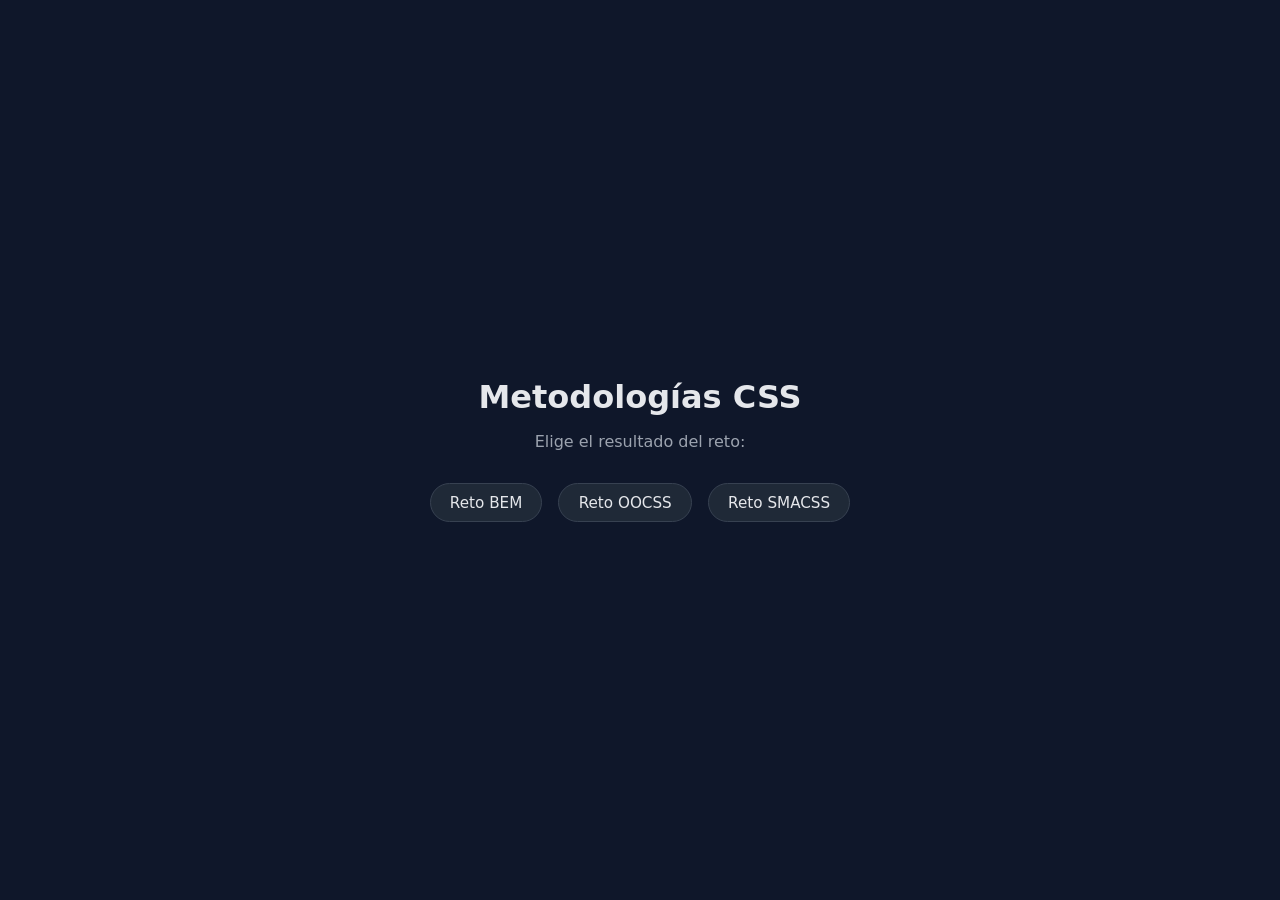
<file: index.html>
<!doctype html>
<html lang="es">
  <head>
    <link rel="stylesheet" href="styles.css">
    <meta charset="UTF-8" />
    <title>Metodologías CSS: BEM, OOCSS y SMACSS</title>
  </head>
  <body>
    <main>
      <h1>Metodologías CSS</h1>
      <p>Elige el resultado del reto:</p>
      <nav>
        <ul>
          <li><a href="./bem/index.html">Reto BEM</a></li>
          <li><a href="./oocss/index.html">Reto OOCSS</a></li>
          <li><a href="./smacss/index.html">Reto SMACSS</a></li>
        </ul>
      </nav>
    </main>
  </body>
</html>
</file>
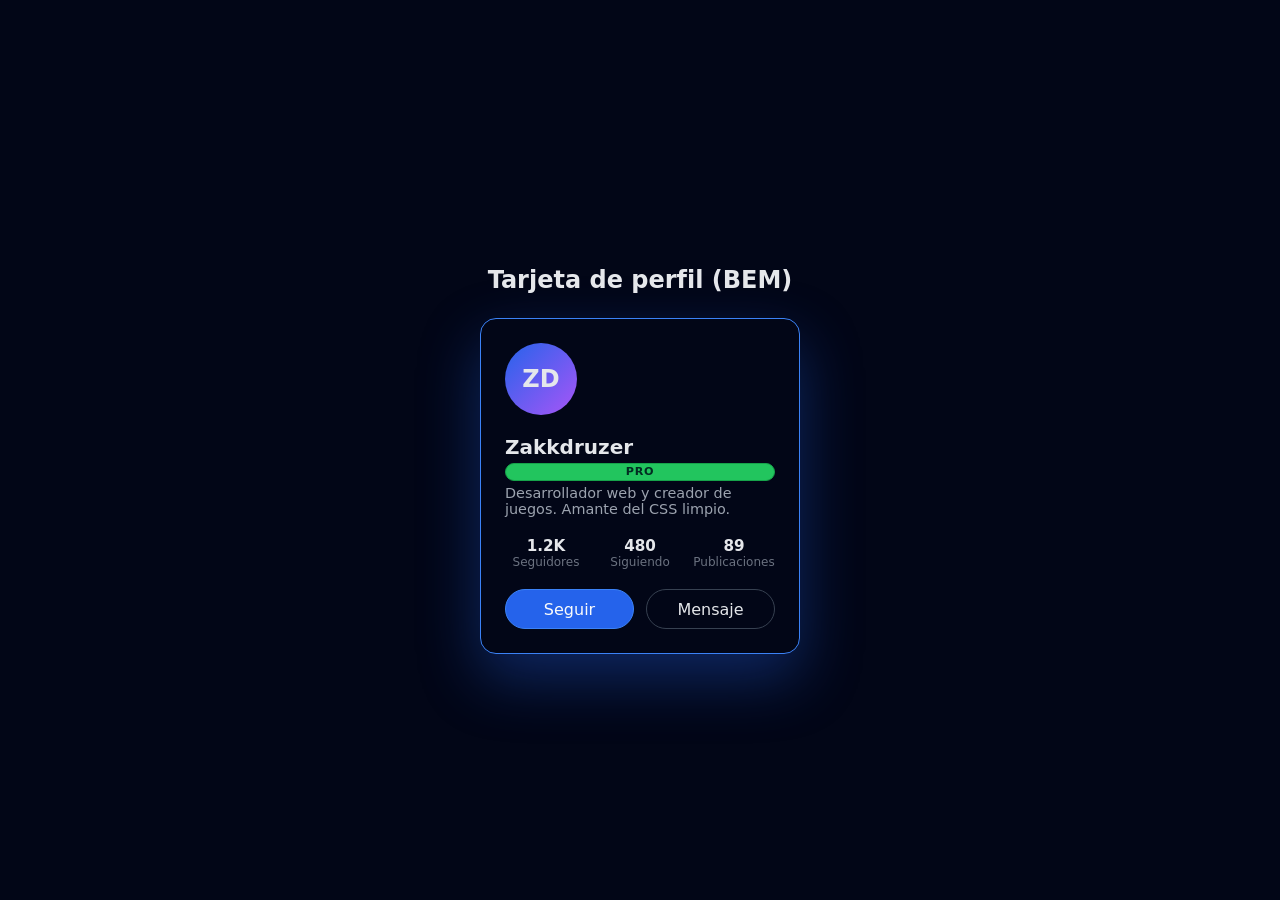
<file: bem/index.html>
<!doctype html>
<html lang="es">
  <head>
    <meta charset="UTF-8" />
    <title>Reto BEM - Tarjeta de perfil</title>
    <link rel="stylesheet" href="perfil.css">
  </head>
  <body>
    <main class="page">
      <section class="page__section">
        <h1 class="page__title">Tarjeta de perfil (BEM)</h1>

        <article class="profile-card profile-card--featured">
          <div class="profile-card__avatar">ZD</div>

          <div class="profile-card__info">
            <h2 class="profile-card__name">Zakkdruzer</h2>
            <span class="badge badge--pro">PRO</span>
            <p class="profile-card__bio">
              Desarrollador web y creador de juegos. Amante del CSS limpio.
            </p>
          </div>

          <div class="profile-card__stats">
            <div class="profile-card__stat">
              <span class="profile-card__stat-value">1.2K</span>
              <span class="profile-card__stat-label">Seguidores</span>
            </div>
            <div class="profile-card__stat">
              <span class="profile-card__stat-value">480</span>
              <span class="profile-card__stat-label">Siguiendo</span>
            </div>
            <div class="profile-card__stat">
              <span class="profile-card__stat-value">89</span>
              <span class="profile-card__stat-label">Publicaciones</span>
            </div>
          </div>

          <div class="profile-card__actions">
            <button class="profile-card__button profile-card__button--primary">
              Seguir
            </button>
            <button class="profile-card__button profile-card__button--secondary">
              Mensaje
            </button>
          </div>
        </article>
      </section>
    </main>
  </body>
</html>
</file>
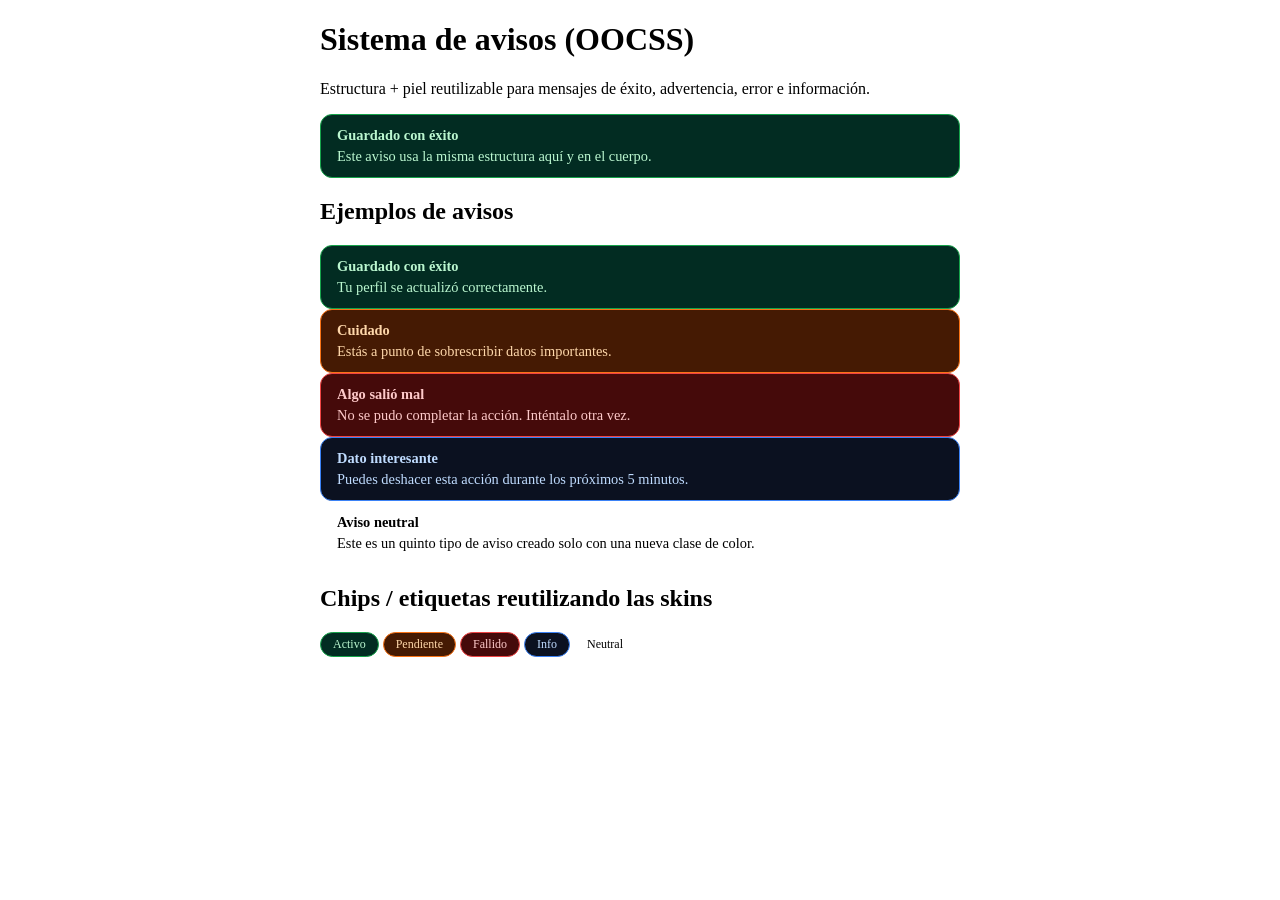
<file: oocss/index.html>
<!doctype html>
<html lang="es">
  <head>
    <meta charset="UTF-8" />
    <title>Reto OOCSS - Kit de avisos</title>
    <link rel="stylesheet" href="oocss.css" />
  </head>
  <body>
    <!-- Franja superior (usa container reutilizable) -->
    <header class="site-header">
      <div class="container-narrow">
        <h1 class="site-title">Sistema de avisos (OOCSS)</h1>
        <p class="site-subtitle">
          Estructura + piel reutilizable para mensajes de éxito, advertencia, error e información.
        </p>

        <!-- Demostración: mismo objeto en otro contenedor -->
        <div class="alert is-success">
          <strong class="alert__title">Guardado con éxito</strong>
          <p class="alert__message">Este aviso usa la misma estructura aquí y en el cuerpo.</p>
        </div>
      </div>
    </header>

    <!-- Cuerpo principal -->
    <main class="site-main">
      <section class="container-narrow">
        <h2>Ejemplos de avisos</h2>

        <!-- Aviso de éxito -->
        <div class="alert is-success">
          <strong class="alert__title">Guardado con éxito</strong>
          <p class="alert__message">
            Tu perfil se actualizó correctamente.
          </p>
        </div>

        <!-- Aviso de advertencia -->
        <div class="alert is-warning">
          <strong class="alert__title">Cuidado</strong>
          <p class="alert__message">
            Estás a punto de sobrescribir datos importantes.
          </p>
        </div>

        <!-- Aviso de error -->
        <div class="alert is-error">
          <strong class="alert__title">Algo salió mal</strong>
          <p class="alert__message">
            No se pudo completar la acción. Inténtalo otra vez.
          </p>
        </div>

        <!-- Aviso de información -->
        <div class="alert is-info">
          <strong class="alert__title">Dato interesante</strong>
          <p class="alert__message">
            Puedes deshacer esta acción durante los próximos 5 minutos.
          </p>
        </div>

        <!-- (Reto extra opcional) Aviso neutral, solo nueva skin -->
        <div class="alert is-neutral">
          <strong class="alert__title">Aviso neutral</strong>
          <p class="alert__message">
            Este es un quinto tipo de aviso creado solo con una nueva clase de color.
          </p>
        </div>

        <h2>Chips / etiquetas reutilizando las skins</h2>

        <div class="chip-row">
          <span class="chip is-success">Activo</span>
          <span class="chip is-warning">Pendiente</span>
          <span class="chip is-error">Fallido</span>
          <span class="chip is-info">Info</span>
          <span class="chip is-neutral">Neutral</span>
        </div>
      </section>
    </main>
  </body>
</html>
</file>
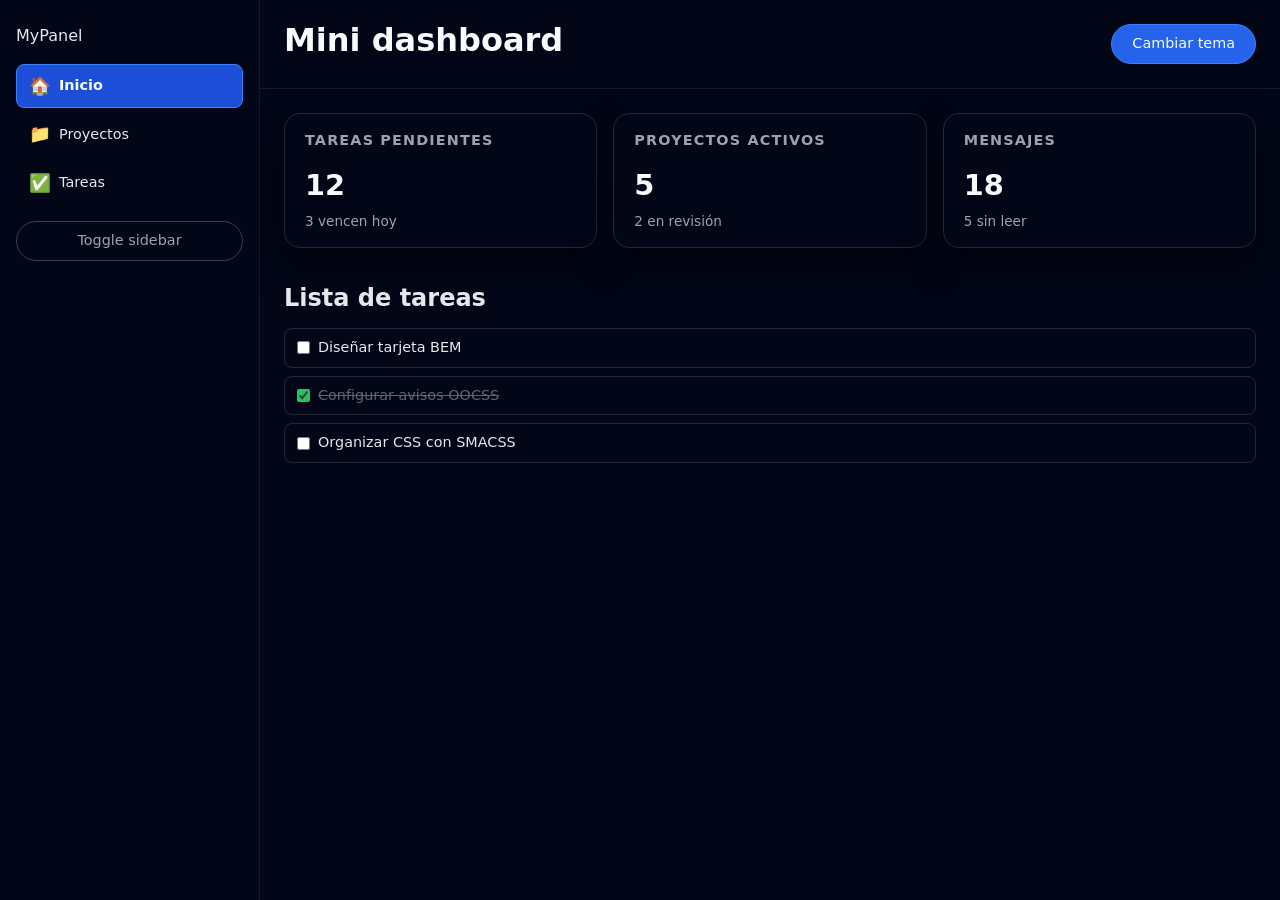
<file: smacss/index.html>
<!doctype html>
<html lang="es">
  <head>
    <meta charset="UTF-8" />
    <title>Reto SMACSS - Mini dashboard</title>

    <link rel="stylesheet" href="css/base.css">
    <link rel="stylesheet" href="css/layout.css">
    <link rel="stylesheet" href="css/module.css">
    <link rel="stylesheet" href="css/state.css">
    <link rel="stylesheet" href="css/theme.css">
  </head>
  <body class="theme-dark">
    <div class="l-app">
      <!-- Sidebar -->
      <aside class="l-sidebar" id="sidebar">
        <div class="logo">MyPanel</div>

        <nav class="nav">
          <button class="nav-item is-active">
            <span class="nav-item__icon">🏠</span>
            <span class="nav-item__label">Inicio</span>
          </button>
          <button class="nav-item">
            <span class="nav-item__icon">📁</span>
            <span class="nav-item__label">Proyectos</span>
          </button>
          <button class="nav-item">
            <span class="nav-item__icon">✅</span>
            <span class="nav-item__label">Tareas</span>
          </button>
        </nav>

        <button class="btn btn--ghost" id="toggle-sidebar">
          Toggle sidebar
        </button>
      </aside>

      <!-- Zona principal -->
      <div class="l-main">
        <header class="l-header">
          <h1 class="page-title">Mini dashboard</h1>
          <button class="btn btn--primary" id="toggle-theme">
            Cambiar tema
          </button>
        </header>

        <main class="l-content">
          <section class="grid-cards">
            <article class="card">
              <h2 class="card__title">Tareas pendientes</h2>
              <p class="card__value">12</p>
              <p class="card__hint">3 vencen hoy</p>
            </article>

            <article class="card">
              <h2 class="card__title">Proyectos activos</h2>
              <p class="card__value">5</p>
              <p class="card__hint">2 en revisión</p>
            </article>

            <article class="card">
              <h2 class="card__title">Mensajes</h2>
              <p class="card__value">18</p>
              <p class="card__hint">5 sin leer</p>
            </article>
          </section>

          <section class="tasks">
            <h2 class="section-title">Lista de tareas</h2>
            <ul class="task-list">
              <li class="task-item">
                <label>
                  <input type="checkbox" class="js-toggle-completed">
                  <span class="task-item__label">Diseñar tarjeta BEM</span>
                </label>
              </li>
              <li class="task-item is-completed">
                <label>
                  <input type="checkbox" class="js-toggle-completed" checked>
                  <span class="task-item__label">Configurar avisos OOCSS</span>
                </label>
              </li>
              <li class="task-item">
                <label>
                  <input type="checkbox" class="js-toggle-completed">
                  <span class="task-item__label">Organizar CSS con SMACSS</span>
                </label>
              </li>
            </ul>
          </section>
        </main>
      </div>
    </div>

    <script>
      // Toggle estado de sidebar (is-collapsed en l-app)
      const app = document.querySelector('.l-app');
      const toggleSidebarBtn = document.getElementById('toggle-sidebar');

      toggleSidebarBtn.addEventListener('click', () => {
        app.classList.toggle('is-sidebar-collapsed');
      });

      // Toggle tema claro/oscuro en body
      const toggleThemeBtn = document.getElementById('toggle-theme');
      const body = document.body;

      toggleThemeBtn.addEventListener('click', () => {
        body.classList.toggle('theme-light');
        body.classList.toggle('theme-dark');
      });

      // Toggle tareas completadas
      document.querySelectorAll('.js-toggle-completed').forEach((checkbox) => {
        checkbox.addEventListener('change', (event) => {
          const li = event.target.closest('.task-item');
          li.classList.toggle('is-completed');
        });
      });
    </script>
  </body>
</html>
</file>
<file: styles.css>
/* Reset muy suave */
* {
  box-sizing: border-box;
}

body {
  margin: 0;
  font-family: system-ui, -apple-system, BlinkMacSystemFont, "Segoe UI", sans-serif;
  background: #0f172a;          /* azul muy oscuro */
  color: #e5e7eb;               /* gris claro */
}

/* Centrar el contenido principal */
main {
  min-height: 100vh;
  display: flex;
  flex-direction: column;
  align-items: center;
  justify-content: center;
  gap: 1rem;
  padding: 1.5rem;
  text-align: center;
}

/* Título y texto */
h1 {
  margin: 0;
  font-size: 2rem;
}

p {
  margin: 0 0 1rem;
  color: #9ca3af;               /* gris más suave */
}

/* Navegación */
nav ul {
  list-style: none;             /* sin bullets */
  margin: 0;
  padding: 0;
  display: flex;
  gap: 1rem;
  flex-wrap: wrap;
  justify-content: center;
}

nav a {
  display: inline-block;
  padding: 0.6rem 1.2rem;
  border-radius: 999px;         /* píldora */
  background: #1f2937;
  color: inherit;
  text-decoration: none;
  border: 1px solid #374151;
  transition: background 0.2s ease, transform 0.1s ease, border-color 0.2s ease;
  font-size: 0.95rem;
}

nav a:hover,
nav a:focus-visible {
  background: #2563eb;
  border-color: #3b82f6;
  transform: translateY(-1px);
}
</file>
<file: bem/perfil.css>
* {
  box-sizing: border-box;
}

body {
  margin: 0;          /* quita el borde blanco exterior */
  background: #020617; /*  fondo oscuro global */
}

/* Layout general de la página (no forma parte del bloque) */
.page {
  min-height: 100vh;
  margin: 0;
  display: flex;
  align-items: center;
  justify-content: center;
  background: #020617;
  font-family: system-ui, -apple-system, BlinkMacSystemFont, "Segoe UI", sans-serif;
  color: #e5e7eb;
}

.page__section {
  padding: 1.5rem;
}

.page__title {
  margin-bottom: 1.5rem;
  text-align: center;
}

/* Bloque: profile-card */
.profile-card {
  width: 320px;
  padding: 1.5rem;
  border-radius: 1rem;
  background: #020617;
  border: 1px solid #1f2937;
  box-shadow: 0 20px 40px rgba(0, 0, 0, 0.4);
  display: grid;
  gap: 1.25rem;
}

/* Modificador de bloque: destacado */
.profile-card.profile-card--featured {
  border-color: #3b82f6;
  box-shadow: 0 24px 60px rgba(37, 99, 235, 0.35);
}

/* Elementos */
.profile-card__avatar {
  width: 72px;
  height: 72px;
  border-radius: 999px;
  background: linear-gradient(135deg, #2563eb, #a855f7);
  display: flex;
  align-items: center;
  justify-content: center;
  font-weight: 700;
  font-size: 1.5rem;
}

.profile-card__info {
  display: flex;
  flex-direction: column;
  gap: 0.25rem;
}

.profile-card__name {
  margin: 0;
  font-size: 1.25rem;
}

.profile-card__bio {
  margin: 0;
  font-size: 0.9rem;
  color: #9ca3af;
}

.profile-card__stats {
  display: flex;
  justify-content: space-between;
  gap: 0.75rem;
}

.profile-card__stat {
  text-align: center;
  flex: 1;
}

.profile-card__stat-value {
  display: block;
  font-weight: 600;
  font-size: 0.95rem;
}

.profile-card__stat-label {
  display: block;
  font-size: 0.75rem;
  color: #6b7280;
}

.profile-card__actions {
  display: flex;
  gap: 0.75rem;
}

/* Base del botón (elemento) */
.profile-card__button {
  flex: 1;
  padding: 0.6rem 1rem;
  border-radius: 999px;
  border: 1px solid transparent;
  font: inherit;
  cursor: pointer;
  transition: background 0.15s ease, border-color 0.15s ease, transform 0.1s ease;
}

/* Modificador de elemento: primario */
.profile-card__button.profile-card__button--primary {
  background: #2563eb;
  border-color: #3b82f6;
  color: #f9fafb;
}

/* Modificador de elemento: secundario */
.profile-card__button.profile-card__button--secondary {
  background: transparent;
  border-color: #374151;
  color: #e5e7eb;
}

/* Pequeños efectos hover */
.profile-card__button:hover {
  transform: translateY(-1px);
}

.profile-card__button.profile-card__button--primary:hover {
  background: #1d4ed8;
}

.profile-card__button.profile-card__button--secondary:hover {
  background: #111827;
}

/* Bloque independiente: badge */
.badge {
  display: inline-flex;
  align-items: center;
  justify-content: center;
  padding: 0.1rem 0.6rem;
  border-radius: 999px;
  font-size: 0.7rem;
  font-weight: 600;
  letter-spacing: 0.06em;
  text-transform: uppercase;
  background: #111827;
  color: #e5e7eb;
  border: 1px solid #1f2937;
}

/* Modificador de bloque: variante PRO */
.badge.badge--pro {
  background: #22c55e;
  border-color: #16a34a;
  color: #022c22;
}
</file>
<file: oocss/oocss.css>
/* Contenedor reutilizable */
.container-narrow {
  max-width: 640px;
  margin-inline: auto;
  padding-inline: 1.5rem;
}

/* Estructura del aviso (object) */
.alert {
  display: flex;
  flex-direction: column;
  gap: 0.25rem;
  padding: 0.75rem 1rem;
  border-radius: 0.75rem;
  border: 1px solid transparent;
  font-size: 0.9rem;
}

/* Títulos y mensajes (solo tipografía/espacio básicos) */
.alert__title {
  font-weight: 600;
}

.alert__message {
  margin: 0;
}

/* Estructura del chip (otro object) */
.chip {
  display: inline-flex;
  align-items: center;
  padding: 0.25rem 0.75rem;
  border-radius: 999px;
  border: 1px solid transparent;
  font-size: 0.75rem;
}

/* Skins de color reutilizables */
.is-success {
  background: #022c22;
  border-color: #16a34a;
  color: #bbf7d0;
}

.is-warning {
  background: #451a03;
  border-color: #f97316;
  color: #fed7aa;
}

.is-error {
  background: #450a0a;
  border-color: #ef4444;
  color: #fecaca;
}

.is-info {
  background: #0b1120;
  border-color: #3b82f6;
  color: #bfdbfe;
}
</file>
<file: smacss/css/base.css>
/* =========================================
   BASE.CSS
   - Solo estilos sobre etiquetas (sin clases ni ids)
   - "Reset ampliado" para todo el proyecto
   ========================================= */

/* 1. Modelo de caja consistente en toda la página
   Usamos border-box para que width/height incluyan padding y borde. */
html {
  box-sizing: border-box;
}

/* Heredamos el box-sizing a todos los elementos y pseudoelementos. */
*,
*::before,
*::after {
  box-sizing: inherit;
}

/* 2. Estilos base del body
   - Quitamos el margen por defecto del navegador.
   - Definimos tipografía genérica del sistema.
   - Ajustamos la altura de línea para mejor legibilidad. */
body {
  margin: 0;
  font-family:
    system-ui,
    -apple-system,
    BlinkMacSystemFont,
    "Segoe UI",
    sans-serif;
  line-height: 1.5;
}

/* 3. Titulares
   - Unificamos márgenes.
   - Ajustamos el peso por defecto. */
h1,
h2,
h3,
h4,
h5,
h6 {
  margin: 0 0 0.5rem;
  font-weight: 600;
}

/* 4. Párrafos
   - Márgen inferior consistente; sin margen superior. */
p {
  margin: 0 0 1rem;
}

/* 5. Listas
   - Eliminamos margen por defecto.
   - Dejamos un padding izquierdo leve (puedes poner 0 si prefieres manejarlo en módulos). */
ul,
ol {
  margin: 0;
  padding-left: 1.25rem;
}

/* 6. Botones
   - Reseteamos estilos de navegador.
   - Heredamos la fuente del body.
   - No definimos todavía colores ni tamaños específicos (eso va en módulos/tema). */
button {
  font: inherit;
  border: none;
  padding: 0;
  background: none;
  cursor: pointer;
}

/* 7. Enlaces
   - Quitamos subrayado y color por defecto.
   - El color real vendrá de theme.css. */
a {
  color: inherit;
  text-decoration: none;
}

/* 8. Imágenes
   - Evitamos que se salgan de su contenedor.
   - Las mostramos como bloques para que no generen espacios raros bajo la imagen. */
img {
  max-width: 100%;
  display: block;
}

/* 9. Formularios básicos (inputs y textarea)
   - Heredan tipografía.
   - Quitamos margen por defecto. */
input,
textarea {
  font: inherit;
  margin: 0;
}
</file>
<file: smacss/css/layout.css>
/* =========================================
   LAYOUT.CSS
   - Estructura de la página (zonas principales)
   - Prefijo l- para layouts
   - Nada de colores de tema ni detalles de módulos
   ========================================= */

/* 1. Contenedor principal de la app
   - Grid con dos columnas: sidebar fija + contenido flexible
   - Ocupa toda la altura de la ventana */
.l-app {
  display: grid;
  grid-template-columns: 260px 1fr;
  min-height: 100vh;
}

/* 2. Barra lateral (sidebar)
   - Columna izquierda
   - Layout vertical para logo, navegación y botón */
.l-sidebar {
  display: flex;
  flex-direction: column;
  gap: 1rem;
  padding: 1.5rem 1rem;
}

/* 3. Zona principal
   - Columna derecha
   - Layout vertical: header arriba, contenido debajo */
.l-main {
  display: flex;
  flex-direction: column;
}

/* 4. Cabecera del contenido
   - Fila con título y botón de cambiar tema
   - Espaciado horizontal consistente */
.l-header {
  display: flex;
  align-items: center;
  justify-content: space-between;
  padding: 1rem 1.5rem;
}

/* 5. Área de contenido principal
   - Scroll vertical si es necesario
   - Espaciado interno estándar */
.l-content {
  padding: 1.5rem;
  overflow-y: auto;
}

/* 6. Grid de tarjetas de estadísticas
   - Layout responsive con columnas flexibles
   - Solo estructura (no define colores ni sombras de las tarjetas) */
.grid-cards {
  display: grid;
  grid-template-columns: repeat(auto-fit, minmax(200px, 1fr));
  gap: 1rem;
  margin-bottom: 2rem;
}

/* 7. Sección de tareas
   - Solo margen para separarla visualmente de las cards */
.tasks {
  margin-top: 1rem;
}

/* 8. Título de sección dentro del contenido
   - Separación del bloque anterior */
.section-title {
  margin-bottom: 0.75rem;
}

/* 9. Lista de tareas
   - Quitamos la sangría de lista para que el layout lo maneje el módulo */
.task-list {
  list-style: none;
  padding-left: 0;
  margin: 0;
  display: flex;
  flex-direction: column;
  gap: 0.5rem;
}

/* 10. Pequeña mejora responsive:
    cuando la pantalla es muy estrecha, la sidebar se apila arriba.
    (Esto es puramente estructural, por eso vive en layout.css) */
@media (max-width: 768px) {
  .l-app {
    grid-template-columns: 1fr;
    grid-template-rows: auto auto;
  }

  .l-sidebar {
    flex-direction: row;
    align-items: center;
    justify-content: space-between;
  }

  .l-main {
    min-height: calc(
      100vh - 72px
    ); /* aproximación: altura de la barra lateral */
  }
}
</file>
<file: smacss/css/module.css>
/* =========================================
   MODULE.CSS
   - Componentes reutilizables e independientes
   - No define colores de tema global (eso va en theme.css)
   - Sí define forma, padding, border-radius, organización interna
   ========================================= */

/* 1. Botones genéricos (módulo "btn") */

.btn {
  display: inline-flex;
  align-items: center;
  justify-content: center;
  gap: 0.4rem;

  padding: 0.5rem 1rem;
  border-radius: 999px;

  font-size: 0.9rem;
  font-weight: 500;
  text-align: center;

  border: 1px solid transparent;
  cursor: pointer;
  transition:
    background-color 0.15s ease,
    border-color 0.15s ease,
    color 0.15s ease,
    transform 0.1s ease;
}

/* Botón primario: estructura adicional (tamaño, énfasis)
   El color real vendrá de theme.css */
.btn--primary {
  padding-inline: 1.25rem;
}

/* Botón de estilo "ghost" (sin relleno fuerte)
   El aspecto (colores) se resuelve en theme.css */
.btn--ghost {
  padding-inline: 0.75rem;
}

/* Pequeño efecto común en hover para todos los botones */
.btn:hover {
  transform: translateY(-1px);
}

/* 2. Navegación lateral (módulos "nav" y "nav-item") */

.nav {
  display: flex;
  flex-direction: column;
  gap: 0.25rem;
}

/* Item de navegación reutilizable */
.nav-item {
  display: flex;
  align-items: center;
  gap: 0.5rem;

  width: 100%;
  padding: 0.5rem 0.75rem;
  border-radius: 0.5rem;

  border: 1px solid transparent;
  text-align: left;
}

/* Icono dentro del nav-item */
.nav-item__icon {
  font-size: 1.1rem;
}

/* Label del nav-item */
.nav-item__label {
  font-size: 0.9rem;
}

/* 3. Tarjetas de estadísticas (módulo "card") */

.card {
  border-radius: 1rem;
  padding: 1rem 1.25rem;

  display: flex;
  flex-direction: column;
  gap: 0.25rem;

  border: 1px solid transparent;
}

/* Título de la tarjeta */
.card__title {
  font-size: 0.9rem;
  text-transform: uppercase;
  letter-spacing: 0.08em;
}

/* Valor principal (número grande) */
.card__value {
  font-size: 1.8rem;
  font-weight: 600;
  margin: 0;
}

/* Texto auxiliar / hint */
.card__hint {
  font-size: 0.85rem;
  margin: 0;
}

/* 4. Lista de tareas (módulo "task-item") */

.task-item {
  padding: 0.5rem 0.75rem;
  border-radius: 0.5rem;
  border: 1px solid transparent;
}

/* Hacemos que el label ocupe toda la fila para que el click sea más fácil */
.task-item > label {
  display: flex;
  align-items: center;
  gap: 0.5rem;
}

/* Texto de la tarea */
.task-item__label {
  font-size: 0.9rem;
}

/* El checkbox mantiene su tamaño normal; no se estiliza aquí
   para no mezclarse con tema/estados. */
</file>
<file: smacss/css/state.css>
/* =========================================
   STATE.CSS
   - Estados de la UI con prefijo is-
   - Se añaden sobre layouts o módulos existentes
   - Dependen normalmente de JavaScript (toggle de clases)
   ========================================= */

/* 1. Estado: nav-item activo
   - Resalta el item seleccionado en el menú lateral
   - Se aplica como clase adicional: .nav-item.is-active */
.nav-item.is-active {
  /* El color de fondo y borde exacto vendrá de theme.css
     Aquí solo podemos definir cambios estructurales muy ligeros si hiciera falta.
     Para este ejemplo, dejamos solo un ligero énfasis con font-weight. */
  font-weight: 600;
}

/* Cuando la app está colapsada, hacemos más estrecha la sidebar */
.l-app.is-sidebar-collapsed .l-sidebar {
  width: 72px;
  padding-inline: 0.5rem;
}

/* Ocultamos el texto de los items de navegación, dejando solo los iconos */
.l-app.is-sidebar-collapsed .nav-item__label {
  display: none;
}

/* Centramos los iconos cuando la sidebar está colapsada */
.l-app.is-sidebar-collapsed .nav {
  align-items: center;
}

.l-app.is-sidebar-collapsed .nav-item {
  justify-content: center;
  padding-inline: 0.5rem;
}

/* 3. Estado: tarea completada
   - Se aplica a .task-item cuando el checkbox está marcado
   - Visualmente, la tarea se ve “hecha” */
.task-item.is-completed .task-item__label {
  text-decoration: line-through;
  opacity: 0.6;
}

/* 4. (Opcional) Estado: item de menú enfocado o hovered
   - Podrías añadir .is-hovered si quisieras gestionarlo con JS,
     pero normalmente el :hover va en module.css / theme.css.
   - Lo dejamos comentado para indicar el patrón. */
/*
.nav-item.is-hovered {
  ...
}
*/
</file>
<file: smacss/css/theme.css>
/* =========================================
   THEME.CSS
   - Colores y tipografía por tema
   - No toca estructura (layout) ni forma base de módulos
   - Solo "piel": fondos, texto, bordes, sombras
   ========================================= */

/* -----------------------------------------
   Tema oscuro
   ----------------------------------------- */

body.theme-dark {
  background-color: #020617; /* fondo general */
  color: #e5e7eb; /* texto general */
}

/* Sidebar y main en tema oscuro */
body.theme-dark .l-sidebar {
  background-color: #020617;
  border-right: 1px solid #111827;
}

body.theme-dark .l-main {
  background-color: #020617;
}

/* Header en tema oscuro */
body.theme-dark .l-header {
  background-color: #020617;
  border-bottom: 1px solid #111827;
}

/* Títulos y subtítulos */
body.theme-dark .page-title,
body.theme-dark .site-title {
  color: #f9fafb;
}

body.theme-dark .site-subtitle {
  color: #9ca3af;
}

/* Botones en tema oscuro */
body.theme-dark .btn {
  color: #e5e7eb;
}

/* Botón primario (relleno fuerte) */
body.theme-dark .btn.btn--primary {
  background-color: #2563eb;
  border-color: #3b82f6;
  color: #f9fafb;
}

/* Botón ghost (borde suave, fondo transparente) */
body.theme-dark .btn.btn--ghost {
  background-color: transparent;
  border-color: #374151;
  color: #9ca3af;
}

body.theme-dark .btn.btn--primary:hover {
  background-color: #1d4ed8;
}

body.theme-dark .btn.btn--ghost:hover {
  background-color: #111827;
}

/* Navegación lateral */
body.theme-dark .nav-item {
  background-color: transparent;
  color: #e5e7eb;
  border-color: transparent;
}

body.theme-dark .nav-item:hover {
  background-color: #111827;
}

/* Item activo en tema oscuro */
body.theme-dark .nav-item.is-active {
  background-color: #1d4ed8;
  border-color: #3b82f6;
  color: #f9fafb;
}

/* Tarjetas en tema oscuro */
body.theme-dark .card {
  background-color: #020617;
  border-color: #1f2937;
  color: #e5e7eb;
  box-shadow: 0 18px 40px rgba(0, 0, 0, 0.45);
}

body.theme-dark .card__title {
  color: #9ca3af;
}

body.theme-dark .card__value {
  color: #f9fafb;
}

body.theme-dark .card__hint {
  color: #9ca3af;
}

/* Tareas en tema oscuro */
body.theme-dark .tasks {
  color: #e5e7eb;
}

body.theme-dark .task-item {
  background-color: #020617;
  border-color: #1f2937;
}

body.theme-dark .task-item.is-completed .task-item__label {
  color: #9ca3af;
}

/* Checkbox en tema oscuro (muy básico) */
body.theme-dark .task-item input[type="checkbox"] {
  accent-color: #22c55e;
}

/* -----------------------------------------
   Tema claro
   ----------------------------------------- */

body.theme-light {
  background-color: #f3f4f6;
  color: #111827;
}

/* Sidebar y main en tema claro */
body.theme-light .l-sidebar {
  background-color: #ffffff;
  border-right: 1px solid #e5e7eb;
}

body.theme-light .l-main {
  background-color: #f3f4f6;
}

/* Header en tema claro */
body.theme-light .l-header {
  background-color: #ffffff;
  border-bottom: 1px solid #e5e7eb;
}

/* Títulos y subtítulos */
body.theme-light .page-title,
body.theme-light .site-title {
  color: #111827;
}

body.theme-light .site-subtitle {
  color: #4b5563;
}

/* Botones en tema claro */
body.theme-light .btn {
  color: #111827;
}

/* Botón primario en tema claro */
body.theme-light .btn.btn--primary {
  background-color: #7c3aed;
  border-color: #a855f7;
  color: #ffffff;
}

/* Botón ghost en tema claro */
body.theme-light .btn.btn--ghost {
  background-color: transparent;
  border-color: #d1d5db;
  color: #4b5563;
}

body.theme-light .btn.btn--primary:hover {
  background-color: #6d28d9;
}

body.theme-light .btn.btn--ghost:hover {
  background-color: #e5e7eb;
}

/* Navegación lateral en tema claro */
body.theme-light .nav-item {
  background-color: transparent;
  color: #111827;
  border-color: transparent;
}

body.theme-light .nav-item:hover {
  background-color: #e5e7eb;
}

/* Item activo en tema claro */
body.theme-light .nav-item.is-active {
  background-color: #e0e7ff;
  border-color: #6366f1;
  color: #1e40af;
}

/* Tarjetas en tema claro */
body.theme-light .card {
  background-color: #ffffff;
  border-color: #e5e7eb;
  color: #111827;
  box-shadow: 0 12px 30px rgba(15, 23, 42, 0.08);
}

body.theme-light .card__title {
  color: #6b7280;
}

body.theme-light .card__value {
  color: #111827;
}

body.theme-light .card__hint {
  color: #6b7280;
}

/* Tareas en tema claro */
body.theme-light .tasks {
  color: #111827;
}

body.theme-light .task-item {
  background-color: #ffffff;
  border-color: #e5e7eb;
}

body.theme-light .task-item.is-completed .task-item__label {
  color: #6b7280;
}

/* Checkbox en tema claro */
body.theme-light .task-item input[type="checkbox"] {
  accent-color: #22c55e;
}
</file>
